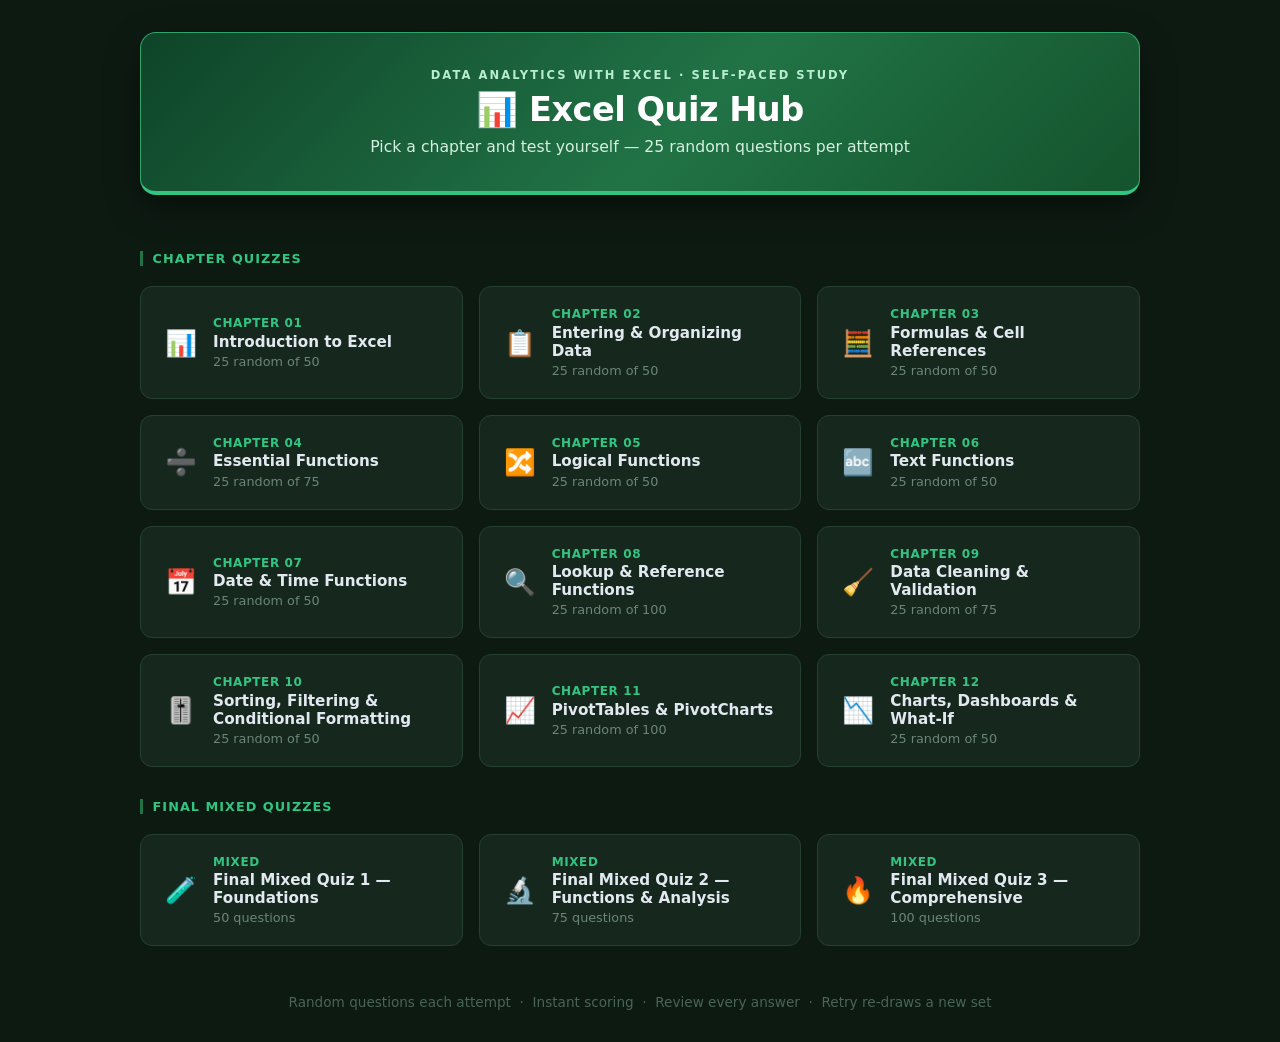
<file: 03-quiz/index.html>
<!DOCTYPE html>
<html lang="en">
<head>
  <meta charset="UTF-8" />
  <meta name="viewport" content="width=device-width, initial-scale=1.0" />
  <title>Data Analytics with Excel — Quiz Hub</title>
  <style>
    * { box-sizing: border-box; margin: 0; padding: 0; }

    body {
      font-family: 'Segoe UI', system-ui, sans-serif;
      background: #0d1a12;
      color: #e2e8f0;
      min-height: 100vh;
      padding: 2rem 1rem;
    }

    header {
      text-align: center;
      max-width: 1000px;
      margin: 0 auto 2.5rem;
      background: linear-gradient(135deg, #0E4429 0%, #217346 55%, #14532D 100%);
      border: 1px solid #2EA36A;
      border-bottom: 4px solid #33C481;
      border-radius: 16px;
      padding: 2.2rem 1.5rem;
      box-shadow: 0 12px 34px rgba(0, 0, 0, 0.4);
    }

    header .eyebrow {
      font-size: 0.72rem;
      font-weight: 700;
      letter-spacing: 0.18em;
      text-transform: uppercase;
      color: #B7ECCF;
      margin-bottom: 0.5rem;
    }

    header h1 {
      font-size: 2.1rem;
      font-weight: 800;
      color: #ffffff;
      letter-spacing: -0.5px;
    }

    header p {
      margin-top: 0.5rem;
      color: #D6F0E0;
      font-size: 0.98rem;
    }

    .grid {
      display: grid;
      grid-template-columns: repeat(auto-fill, minmax(260px, 1fr));
      gap: 1rem;
      max-width: 1000px;
      margin: 0 auto;
    }

    .card {
      background: #16281d;
      border: 1px solid #26402f;
      border-radius: 12px;
      padding: 1.25rem 1.5rem;
      cursor: pointer;
      text-decoration: none;
      color: inherit;
      display: flex;
      align-items: center;
      gap: 1rem;
      transition: border-color 0.15s, background 0.15s, transform 0.1s;
    }

    .card:hover {
      border-color: #217346;
      background: #1c3325;
      transform: translateY(-2px);
    }

    .card-icon {
      font-size: 1.6rem;
      flex-shrink: 0;
    }

    .card-body .topic-id {
      font-size: 0.75rem;
      font-weight: 700;
      color: #33C481;
      text-transform: uppercase;
      letter-spacing: 0.05em;
    }

    .card-body .topic-title {
      font-size: 0.95rem;
      font-weight: 600;
      color: #e2e8f0;
      margin-top: 0.15rem;
    }

    .card-body .q-count {
      font-size: 0.8rem;
      color: #6b8577;
      margin-top: 0.2rem;
    }

    footer {
      text-align: center;
      margin-top: 3rem;
      color: #4a6455;
      font-size: 0.85rem;
    }
  </style>
</head>
<body>

<header>
  <div class="eyebrow">Data Analytics with Excel · Self-Paced Study</div>
  <h1>📊 Excel Quiz Hub</h1>
  <p>Pick a chapter and test yourself — 25 random questions per attempt</p>
</header>

<div class="grid" id="grid"></div>

<footer>Random questions each attempt &nbsp;·&nbsp; Instant scoring &nbsp;·&nbsp; Review every answer &nbsp;·&nbsp; Retry re-draws a new set</footer>

<script src="data.js"></script>
<script src="data-expansion.js"></script>
<script>
  const ICONS = {
    "01": "📊", "02": "📋", "03": "🧮", "04": "➗",
    "05": "🔀", "06": "🔤", "07": "📅", "08": "🔍",
    "09": "🧹", "10": "🎚️", "11": "📈", "12": "📉",
    "mixed-1": "🧪", "mixed-2": "🔬", "mixed-3": "🔥",
  };

  const MIXED_IDS = ["mixed-1","mixed-2","mixed-3"];

  const topicTopics = TOPICS.filter(t => !MIXED_IDS.includes(t.id));
  const mixedTopics = TOPICS.filter(t => MIXED_IDS.includes(t.id));

  const grid = document.getElementById("grid");

  function renderCards(list, labelText) {
    const section = document.createElement("div");
    section.style.cssText = "grid-column:1/-1;margin:1rem 0 0.25rem;";
    section.innerHTML = `<p style="font-size:0.8rem;font-weight:700;color:#33C481;text-transform:uppercase;letter-spacing:0.08em;border-left:3px solid #217346;padding-left:0.6rem">${labelText}</p>`;
    grid.appendChild(section);

    list.forEach(topic => {
      const qs = QUESTIONS[topic.id] || [];
      const attempt = attemptSizeFor(topic.id, qs.length);
      const countText = attempt < qs.length
        ? `${attempt} random of ${qs.length}`
        : `${qs.length} questions`;
      const a = document.createElement("a");
      a.className = "card";
      a.href = `quiz.html?topic=${topic.id}`;
      const label = MIXED_IDS.includes(topic.id) ? "Mixed" : `Chapter ${topic.id}`;
      a.innerHTML = `
        <div class="card-icon">${ICONS[topic.id] || "📋"}</div>
        <div class="card-body">
          <div class="topic-id">${label}</div>
          <div class="topic-title">${topic.title}</div>
          <div class="q-count">${countText}</div>
        </div>`;
      grid.appendChild(a);
    });
  }

  renderCards(topicTopics, "Chapter Quizzes");
  renderCards(mixedTopics, "Final Mixed Quizzes");
</script>
</body>
</html>
</file>
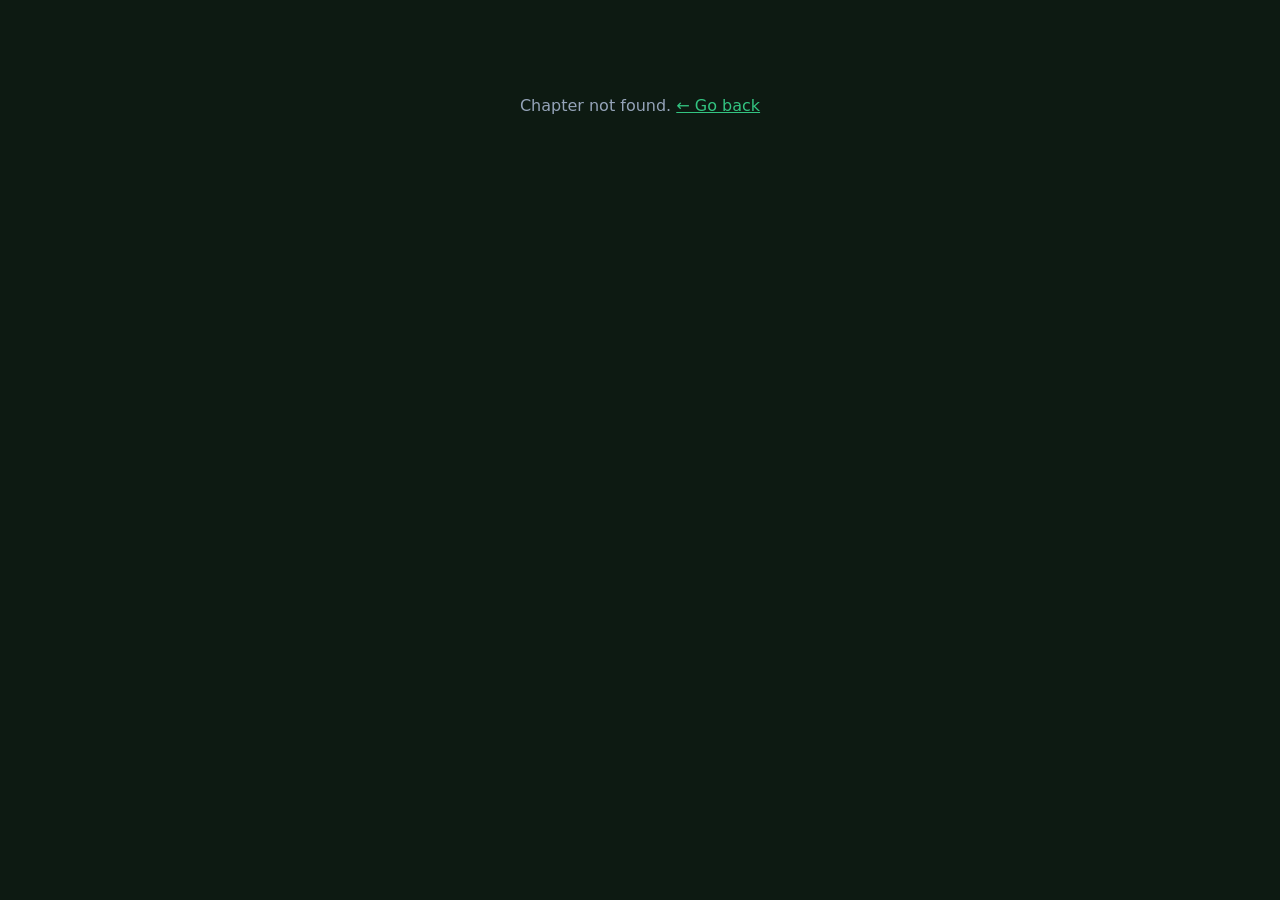
<file: 03-quiz/quiz.html>
<!DOCTYPE html>
<html lang="en">
<head>
  <meta charset="UTF-8" />
  <meta name="viewport" content="width=device-width, initial-scale=1.0" />
  <title>Excel — Quiz</title>
  <style>
    * { box-sizing: border-box; margin: 0; padding: 0; }

    body {
      font-family: 'Segoe UI', system-ui, sans-serif;
      background: #0d1a12;
      color: #e2e8f0;
      min-height: 100vh;
      display: flex;
      flex-direction: column;
      align-items: center;
      padding: 2rem 1rem;
    }

    #app { width: 100%; max-width: 960px; }

    /* ── Two-column layout: quiz + sidebar ── */
    .quiz-body {
      display: flex;
      gap: 1.5rem;
      align-items: flex-start;
    }
    .quiz-main { flex: 1; min-width: 0; }

    .quiz-side {
      width: 220px;
      flex-shrink: 0;
      background: #16281d;
      border: 1px solid #26402f;
      border-radius: 14px;
      padding: 1rem;
      position: sticky;
      top: 1rem;
    }

    .timer {
      font-size: 1.5rem;
      font-weight: 800;
      text-align: center;
      color: #f1f5f9;
      font-variant-numeric: tabular-nums;
      letter-spacing: 1px;
    }
    .timer-label {
      text-align: center;
      font-size: 0.65rem;
      text-transform: uppercase;
      letter-spacing: 0.08em;
      color: #4a6455;
      margin-bottom: 0.6rem;
    }
    .side-summary {
      text-align: center;
      font-size: 0.75rem;
      color: #6b8577;
      margin-bottom: 0.75rem;
    }

    .qnav-title {
      font-size: 0.65rem;
      text-transform: uppercase;
      letter-spacing: 0.08em;
      color: #4a6455;
      margin-bottom: 0.4rem;
    }
    .qnav {
      display: grid;
      grid-template-columns: repeat(5, 1fr);
      gap: 0.35rem;
      max-height: 340px;
      overflow-y: auto;
    }
    .qnav button {
      aspect-ratio: 1 / 1;
      border-radius: 6px;
      border: 1.5px solid #26402f;
      background: #12241a;
      color: #94a3b8;
      font-size: 0.78rem;
      font-weight: 600;
      cursor: pointer;
      padding: 0;
      transition: border-color 0.12s, background 0.12s;
    }
    .qnav button:hover { border-color: #217346; }
    .qnav button.answered {
      background: #0f2a1a;
      border-color: #22c55e;
      color: #86efac;
    }
    .qnav button.current {
      border-color: #33C481;
      box-shadow: 0 0 0 1px #33C481;
      color: #fff;
    }

    .side-finish { width: 100%; margin-top: 0.9rem; }

    @media (max-width: 760px) {
      .quiz-body { flex-direction: column; }
      .quiz-side { width: 100%; position: static; }
      .qnav { max-height: 200px; }
    }

    /* ── Header ── */
    .quiz-header {
      display: flex;
      align-items: center;
      gap: 1rem;
      margin-bottom: 1.5rem;
    }

    .back-btn {
      color: #6b8577;
      text-decoration: none;
      font-size: 0.85rem;
      display: flex;
      align-items: center;
      gap: 0.3rem;
      transition: color 0.15s;
    }
    .back-btn:hover { color: #94a3b8; }

    .topic-label {
      font-size: 0.8rem;
      font-weight: 600;
      color: #33C481;
      text-transform: uppercase;
      letter-spacing: 0.05em;
      margin-left: auto;
    }

    /* ── Progress ── */
    .progress-bar-wrap {
      background: #16281d;
      border-radius: 99px;
      height: 6px;
      margin-bottom: 0.6rem;
      overflow: hidden;
    }

    .progress-bar-fill {
      height: 100%;
      background: linear-gradient(90deg, #217346, #33C481);
      border-radius: 99px;
      transition: width 0.3s ease;
    }

    .progress-text {
      font-size: 0.8rem;
      color: #6b8577;
      margin-bottom: 1.5rem;
    }

    /* ── Question card ── */
    .question-card {
      background: #16281d;
      border: 1px solid #26402f;
      border-radius: 14px;
      padding: 1.75rem 2rem;
    }

    .question-text {
      font-size: 1.05rem;
      font-weight: 600;
      line-height: 1.55;
      color: #f1f5f9;
      margin-bottom: 1.5rem;
    }

    .options { display: flex; flex-direction: column; gap: 0.65rem; }

    .option {
      background: #12241a;
      border: 1.5px solid #26402f;
      border-radius: 10px;
      padding: 0.85rem 1.1rem;
      cursor: pointer;
      font-size: 0.93rem;
      line-height: 1.45;
      transition: border-color 0.12s, background 0.12s;
      display: flex;
      align-items: flex-start;
      gap: 0.75rem;
    }

    .option:hover:not(.locked) {
      border-color: #217346;
      background: #1c3325;
    }

    .option .opt-letter {
      font-weight: 700;
      color: #33C481;
      min-width: 1.1rem;
      flex-shrink: 0;
    }

    .option.correct {
      border-color: #22c55e;
      background: #052e16;
    }
    .option.correct .opt-letter { color: #22c55e; }

    .option.wrong {
      border-color: #ef4444;
      background: #2a0a0a;
    }
    .option.wrong .opt-letter { color: #ef4444; }

    .option.reveal {
      border-color: #22c55e;
      background: #052e16;
      opacity: 0.7;
    }
    .option.reveal .opt-letter { color: #22c55e; }

    /* ── Explanation ── */
    .explanation {
      margin-top: 1.25rem;
      padding: 1rem 1.1rem;
      background: #12241a;
      border-left: 3px solid #33C481;
      border-radius: 0 8px 8px 0;
      font-size: 0.88rem;
      color: #94a3b8;
      line-height: 1.6;
      display: none;
    }
    .explanation.show { display: block; }
    .explanation strong { color: #cbd5e1; }

    /* ── Buttons ── */
    .btn-row {
      display: flex;
      justify-content: space-between;
      gap: 0.75rem;
      margin-top: 1.5rem;
    }
    .btn-outline:disabled { opacity: 0.35; cursor: default; }

    .btn {
      background: #217346;
      color: #fff;
      border: none;
      border-radius: 8px;
      padding: 0.65rem 1.5rem;
      font-size: 0.9rem;
      font-weight: 600;
      cursor: pointer;
      transition: background 0.15s;
    }
    .btn:hover { background: #2EA36A; }
    .btn:disabled { background: #26402f; color: #4a6455; cursor: default; }

    /* ── Results screen ── */
    #results { display: none; }

    .score-circle {
      width: 120px;
      height: 120px;
      border-radius: 50%;
      border: 6px solid #217346;
      display: flex;
      flex-direction: column;
      align-items: center;
      justify-content: center;
      margin: 0 auto 1.5rem;
    }

    .score-circle .score-num {
      font-size: 2rem;
      font-weight: 800;
      color: #f1f5f9;
      line-height: 1;
    }

    .score-circle .score-denom {
      font-size: 0.85rem;
      color: #6b8577;
    }

    .result-title {
      text-align: center;
      font-size: 1.3rem;
      font-weight: 700;
      color: #f1f5f9;
      margin-bottom: 0.4rem;
    }

    .result-sub {
      text-align: center;
      color: #6b8577;
      font-size: 0.9rem;
      margin-bottom: 2rem;
    }

    .review-list { display: flex; flex-direction: column; gap: 1rem; }

    .review-item {
      background: #16281d;
      border: 1px solid #26402f;
      border-radius: 10px;
      padding: 1.1rem 1.25rem;
    }

    .review-item .review-q {
      font-size: 0.9rem;
      font-weight: 600;
      color: #cbd5e1;
      margin-bottom: 0.5rem;
    }

    .review-item .review-your {
      font-size: 0.83rem;
      color: #ef4444;
      margin-bottom: 0.2rem;
    }

    .review-item .review-correct {
      font-size: 0.83rem;
      color: #22c55e;
      margin-bottom: 0.5rem;
    }

    .review-item .review-good {
      font-size: 0.83rem;
      color: #22c55e;
      margin-bottom: 0.2rem;
    }

    .review-item .review-explain {
      font-size: 0.82rem;
      color: #6b8577;
      line-height: 1.55;
      border-top: 1px solid #26402f;
      padding-top: 0.5rem;
    }

    .review-item.rev-correct { border-left: 3px solid #22c55e; }
    .review-item.rev-wrong   { border-left: 3px solid #ef4444; }
    .review-item.rev-skip    { border-left: 3px solid #4a6455; }

    .result-actions {
      display: flex;
      gap: 0.75rem;
      justify-content: center;
      margin-top: 2rem;
      flex-wrap: wrap;
    }

    .btn-outline {
      background: transparent;
      border: 1.5px solid #217346;
      color: #33C481;
      border-radius: 8px;
      padding: 0.65rem 1.4rem;
      font-size: 0.9rem;
      font-weight: 600;
      cursor: pointer;
      transition: background 0.15s;
      text-decoration: none;
    }
    .btn-outline:hover { background: #1c3325; }

    .all-correct .score-circle { border-color: #22c55e; }
    .all-correct .score-num { color: #22c55e; }
  </style>
</head>
<body>
<div id="app">

  <!-- Quiz screen -->
  <div id="quiz">
    <div class="quiz-header">
      <a class="back-btn" href="index.html">← All Chapters</a>
      <span class="topic-label" id="topic-label"></span>
    </div>

    <div class="quiz-body">
      <div class="quiz-main">
        <div class="progress-bar-wrap">
          <div class="progress-bar-fill" id="progress-fill" style="width:0%"></div>
        </div>
        <div class="progress-text" id="progress-text"></div>

        <div class="question-card">
          <div class="question-text" id="question-text"></div>
          <div class="options" id="options"></div>
          <div class="explanation" id="explanation"></div>
        </div>

        <div class="btn-row">
          <button class="btn-outline" id="back-btn" disabled>← Back</button>
          <button class="btn" id="next-btn">Skip →</button>
        </div>
      </div>

      <aside class="quiz-side">
        <div class="timer" id="timer">00:00</div>
        <div class="timer-label">Elapsed</div>
        <div class="side-summary" id="side-summary"></div>
        <div class="qnav-title">Questions</div>
        <div class="qnav" id="qnav"></div>
        <button class="btn side-finish" id="finish-btn">Finish ▸</button>
      </aside>
    </div>
  </div>

  <!-- Results screen -->
  <div id="results">
    <div class="quiz-header">
      <a class="back-btn" href="index.html">← All Chapters</a>
      <span class="topic-label" id="results-label"></span>
    </div>

    <div class="question-card" id="score-card">
      <div class="score-circle" id="score-circle">
        <span class="score-num" id="score-num"></span>
        <span class="score-denom" id="score-denom"></span>
      </div>
      <div class="result-title" id="result-title"></div>
      <div class="result-sub" id="result-sub"></div>

      <div class="review-list" id="review-list"></div>

      <div class="result-actions">
        <button class="btn" onclick="restartQuiz()">↺ Retry</button>
        <a class="btn-outline" href="index.html">All Chapters</a>
      </div>
    </div>
  </div>

</div>

<script src="data.js"></script>
<script src="data-expansion.js"></script>
<script>
  // ── Init ──────────────────────────────────────────────────────────────────
  const params = new URLSearchParams(location.search);
  const topicId = params.get("topic");

  const topic = TOPICS.find(t => t.id === topicId);
  const questions = QUESTIONS[topicId];

  if (!topic || !questions || questions.length === 0) {
    document.body.innerHTML = `<div style="text-align:center;padding:4rem;color:#94a3b8">
      Chapter not found. <a href="index.html" style="color:#33C481">← Go back</a></div>`;
    throw new Error("Topic not found");
  }

  document.title = `Quiz — ${topic.title}`;
  document.getElementById("topic-label").textContent = topic.title;
  document.getElementById("results-label").textContent = topic.title;

  // How many questions this attempt shows (random subset of the pool).
  const urlN = parseInt(params.get("n"), 10);
  const attemptSize = (urlN > 0)
    ? Math.min(urlN, questions.length)
    : attemptSizeFor(topicId, questions.length);

  // Shuffle a question's options so the correct answer isn't always in the
  // same position; remap the answer index to match the new order.
  function shuffleOptions(q) {
    const order = q.options.map((_, i) => i).sort(() => Math.random() - 0.5);
    return {
      q: q.q,
      options: order.map(i => q.options[i]),
      answer: order.indexOf(q.answer),
      explain: q.explain,
    };
  }

  // Pick a fresh random subset from the full pool, options shuffled, per attempt.
  function pickQuestions() {
    return [...questions]
      .sort(() => Math.random() - 0.5)
      .slice(0, attemptSize)
      .map(shuffleOptions);
  }

  const LETTERS = ["A", "B", "C", "D", "E", "F"];
  let shuffled = pickQuestions();
  let current = 0;
  let userAnswers = new Array(shuffled.length).fill(null);

  // ── Timer (counts up) ─────────────────────────────────────────────────────
  let elapsed = 0;
  let timerId = null;
  function fmtTime(s) {
    const m = Math.floor(s / 60), ss = s % 60;
    return String(m).padStart(2, "0") + ":" + String(ss).padStart(2, "0");
  }
  function startTimer() {
    stopTimer();
    elapsed = 0;
    document.getElementById("timer").textContent = fmtTime(0);
    timerId = setInterval(() => {
      elapsed++;
      document.getElementById("timer").textContent = fmtTime(elapsed);
    }, 1000);
  }
  function stopTimer() { if (timerId) { clearInterval(timerId); timerId = null; } }

  // ── Sidebar question navigator ────────────────────────────────────────────
  function renderNav() {
    const nav = document.getElementById("qnav");
    nav.innerHTML = "";
    shuffled.forEach((q, i) => {
      const b = document.createElement("button");
      b.textContent = i + 1;
      if (userAnswers[i] !== null) b.classList.add("answered");
      if (i === current) b.classList.add("current");
      b.title = userAnswers[i] !== null ? `Question ${i + 1} — answered` : `Question ${i + 1} — not answered`;
      b.addEventListener("click", () => { current = i; render(); });
      nav.appendChild(b);
    });
    const ans = userAnswers.filter(a => a !== null).length;
    document.getElementById("side-summary").textContent =
      `${ans} answered · ${shuffled.length - ans} left`;
  }

  // ── Render question (restores answered state when navigating back) ─────────
  function render() {
    const q = shuffled[current];
    const chosen = userAnswers[current];
    const answered = chosen !== null;

    // Progress
    document.getElementById("progress-fill").style.width =
      `${(current / shuffled.length) * 100}%`;
    document.getElementById("progress-text").textContent =
      `Question ${current + 1} of ${shuffled.length}`;

    // Question
    document.getElementById("question-text").textContent = q.q;

    // Options
    const optContainer = document.getElementById("options");
    optContainer.innerHTML = "";
    q.options.forEach((text, i) => {
      const div = document.createElement("div");
      div.className = "option";
      const letter = document.createElement("span");
      letter.className = "opt-letter";
      letter.textContent = LETTERS[i];
      const body = document.createElement("span");
      body.textContent = text;
      div.appendChild(letter);
      div.appendChild(body);
      if (answered) {
        div.classList.add("locked");
        if (i === chosen && chosen === q.answer) div.classList.add("correct");
        else if (i === chosen) div.classList.add("wrong");
        else if (i === q.answer) div.classList.add("reveal");
      } else {
        div.addEventListener("click", () => selectAnswer(i));
      }
      optContainer.appendChild(div);
    });

    // Explanation (only after answering)
    const exp = document.getElementById("explanation");
    if (answered) {
      exp.innerHTML = "";
      const strong = document.createElement("strong");
      strong.textContent = "Explanation: ";
      exp.appendChild(strong);
      exp.appendChild(document.createTextNode(q.explain));
      exp.classList.add("show");
    } else {
      exp.classList.remove("show");
      exp.innerHTML = "";
    }

    // Buttons
    document.getElementById("back-btn").disabled = current === 0;
    const nextBtn = document.getElementById("next-btn");
    const last = current === shuffled.length - 1;
    nextBtn.textContent = last ? "See Results" : (answered ? "Next →" : "Skip →");

    renderNav();
  }

  // ── Select answer ─────────────────────────────────────────────────────────
  function selectAnswer(chosen) {
    if (userAnswers[current] !== null) return; // already answered
    userAnswers[current] = chosen;
    render();                                   // re-render to lock + reveal
  }

  // ── Navigation: Back / Skip / Next / Finish ───────────────────────────────
  document.getElementById("back-btn").addEventListener("click", () => {
    if (current > 0) { current--; render(); }
  });
  document.getElementById("next-btn").addEventListener("click", () => {
    if (current < shuffled.length - 1) { current++; render(); }
    else showResults();
  });
  document.getElementById("finish-btn").addEventListener("click", () => {
    const left = userAnswers.filter(a => a === null).length;
    if (left > 0 && !confirm(`You have ${left} unanswered question(s). Finish and submit now?`)) return;
    showResults();
  });

  // ── Results ───────────────────────────────────────────────────────────────
  function showResults() {
    stopTimer();
    document.getElementById("quiz").style.display = "none";
    document.getElementById("results").style.display = "block";

    const total = shuffled.length;
    const score = shuffled.reduce((s, q, i) => s + (userAnswers[i] === q.answer ? 1 : 0), 0);
    const answeredCount = userAnswers.filter(a => a !== null).length;
    const pct = Math.round((score / total) * 100);

    document.getElementById("score-num").textContent = score;
    document.getElementById("score-denom").textContent = `/ ${total}`;

    let title, sub;
    if (pct === 100) {
      title = "Perfect Score! 🎉";
      sub = "Flawless. You know this chapter cold.";
      document.getElementById("score-card").classList.add("all-correct");
    } else if (pct >= 80) {
      title = "Great Work! 👏";
      sub = `${pct}% — solid understanding. Review below.`;
    } else if (pct >= 60) {
      title = "Getting There 💪";
      sub = `${pct}% — re-read the notes and try again.`;
    } else {
      title = "Keep Studying 📖";
      sub = `${pct}% — go back to the notes, then retry.`;
    }
    if (answeredCount < total) sub += ` · ${total - answeredCount} skipped`;
    sub += ` · ⏱ ${fmtTime(elapsed)}`;

    document.getElementById("result-title").textContent = title;
    document.getElementById("result-sub").textContent = sub;

    // Full review — every question: your answer, correct answer, explanation
    const reviewList = document.getElementById("review-list");
    reviewList.innerHTML = "";
    const heading = document.createElement("p");
    heading.style.cssText = "font-size:0.75rem;font-weight:700;color:#4a6455;text-transform:uppercase;letter-spacing:0.06em;margin-bottom:0.25rem";
    heading.textContent = `Review — all ${total} questions`;
    reviewList.appendChild(heading);

    shuffled.forEach((q, i) => {
      const chosen = userAnswers[i];
      const isCorrect = chosen === q.answer;
      const div = document.createElement("div");
      div.className = "review-item " + (chosen === null ? "rev-skip" : isCorrect ? "rev-correct" : "rev-wrong");

      const qDiv = document.createElement("div");
      qDiv.className = "review-q";
      qDiv.textContent = `Q${i + 1}: ${q.q}`;
      div.appendChild(qDiv);

      const yourDiv = document.createElement("div");
      if (chosen === null) {
        yourDiv.className = "review-your";
        yourDiv.textContent = "— Not answered";
      } else if (isCorrect) {
        yourDiv.className = "review-good";
        yourDiv.textContent = `✓ Your answer: ${LETTERS[chosen]}. ${q.options[chosen]}`;
      } else {
        yourDiv.className = "review-your";
        yourDiv.textContent = `✗ Your answer: ${LETTERS[chosen]}. ${q.options[chosen]}`;
      }
      div.appendChild(yourDiv);

      if (!isCorrect) {
        const correctDiv = document.createElement("div");
        correctDiv.className = "review-correct";
        correctDiv.textContent = `✓ Correct: ${LETTERS[q.answer]}. ${q.options[q.answer]}`;
        div.appendChild(correctDiv);
      }

      const explainDiv = document.createElement("div");
      explainDiv.className = "review-explain";
      explainDiv.textContent = q.explain;
      div.appendChild(explainDiv);

      reviewList.appendChild(div);
    });
  }

  // ── Retry ─────────────────────────────────────────────────────────────────
  function restartQuiz() {
    current = 0;
    shuffled = pickQuestions();               // new random subset each retry
    userAnswers = new Array(shuffled.length).fill(null);
    document.getElementById("results").style.display = "none";
    document.getElementById("quiz").style.display = "block";
    document.getElementById("score-card").classList.remove("all-correct");
    startTimer();
    render();
  }

  // ── Start ─────────────────────────────────────────────────────────────────
  startTimer();
  render();
</script>
</body>
</html>
</file>
